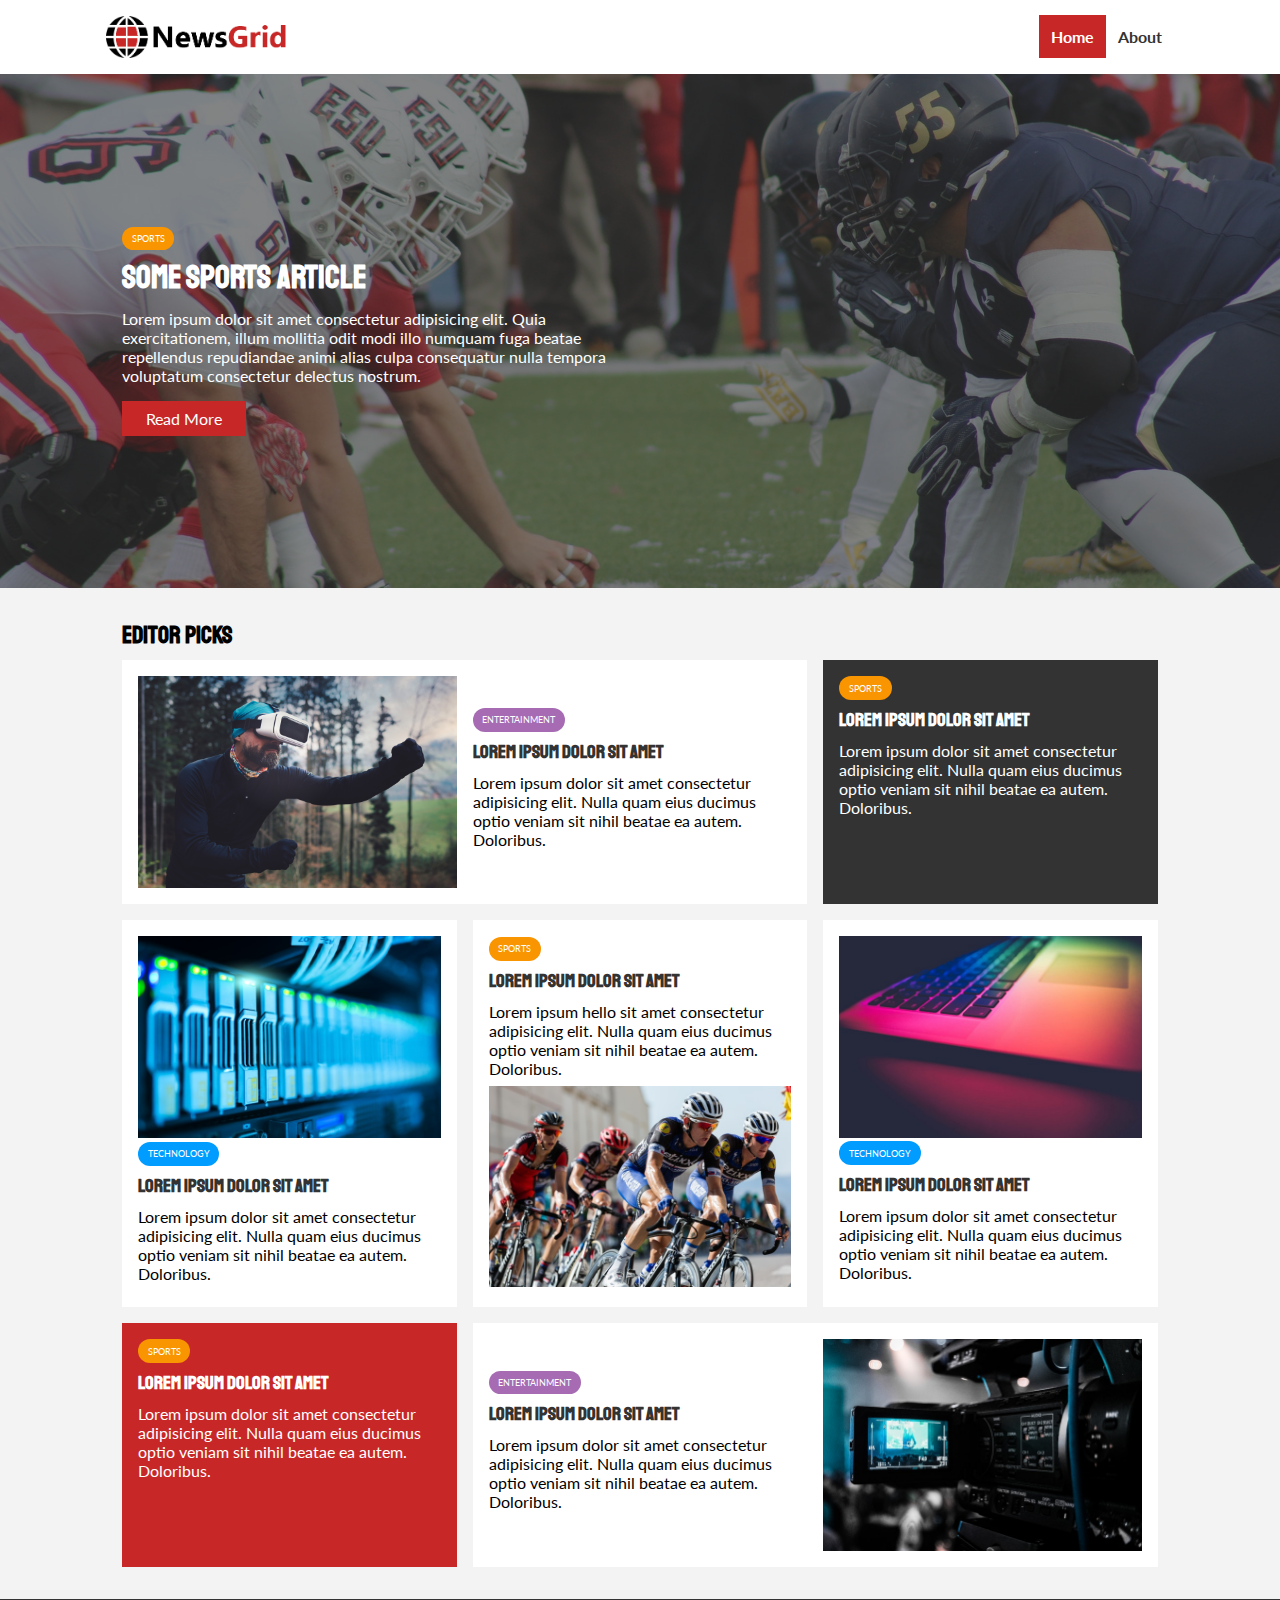
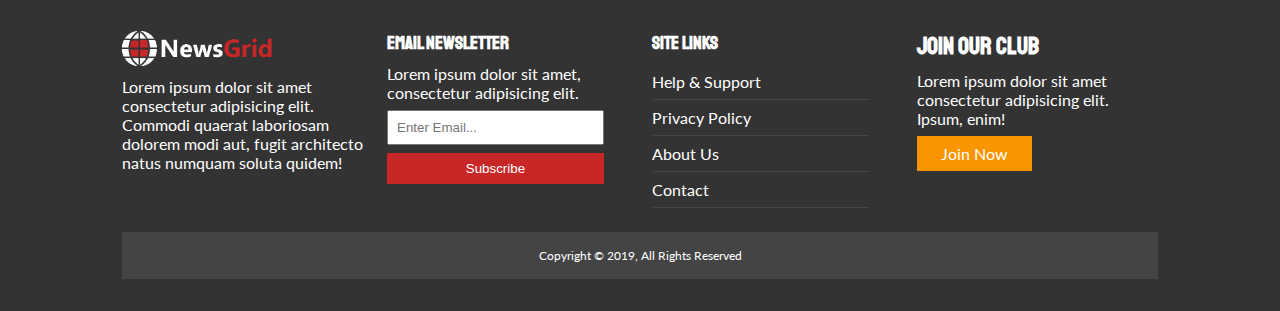
<file: index.html>
<!DOCTYPE html>
<html lang="en">
  <head>
    <meta charset="UTF-8" />
    <meta name="viewport" content="width=device-width, initial-scale=1.0" />
    <meta http-equiv="X-UA-Compatible" content="ie=edge" />
    <link
      rel="stylesheet"
      href="https://use.fontawesome.com/releases/v5.7.2/css/all.css"
      integrity="sha384-fnmOCqbTlWIlj8LyTjo7mOUStjsKC4pOpQbqyi7RrhN7udi9RwhKkMHpvLbHG9Sr"
      crossorigin="anonymous"
    />
    <link
      href="https://fonts.googleapis.com/css?family=Lato|Staatliches&display=swap"
      rel="stylesheet"
    />
    <link rel="stylesheet" href="css/style.css" />
    <link
      rel="stylesheet"
      media="screen and (max-width: 768px)"
      href="css/mobile.css"
    />
    <link rel="shortcut icon" type="image/x-icon" href="favicon.ico" />

    <title>NewsGrid | Latest News</title>
  </head>
  <body>
    <nav id="main-nav">
      <div class="container">
        <img src="img/logo.png" alt="NewsGrid" class="logo" />
        <div class="social">
          <a href="http://facebook.com" target="blank"
            ><i class="fab fa-facebook fa-2x"></i
          ></a>
          <a href="http://twitter.com" target="blank"
            ><i class="fab fa-twitter fa-2x"></i
          ></a>
          <a href="http://instagram.com" target="blank"
            ><i class="fab fa-instagram fa-2x"></i
          ></a>
          <a href="http://youtube.com" target="blank"
            ><i class="fab fa-youtube fa-2x"></i
          ></a>
        </div>
        <ul>
          <li><a class="current" href="index.html">Home</a></li>
          <li><a href="about.html">About</a></li>
        </ul>
      </div>
    </nav>

    <!-- Showcase -->
    <header id="showcase">
      <div class="container">
        <div class="showcase-container">
          <div class="showcase-content">
            <div class="category category-sports">Sports</div>
            <h1>Some Sports Article</h1>
            <p>
              Lorem ipsum dolor sit amet consectetur adipisicing elit. Quia
              exercitationem, illum mollitia odit modi illo numquam fuga beatae
              repellendus repudiandae animi alias culpa consequatur nulla
              tempora voluptatum consectetur delectus nostrum.
            </p>
            <a href="article.html" class="btn btn-primary">Read More</a>
          </div>
        </div>
      </div>
    </header>

    <!-- Home Articles -->
    <section id="home-articles" class="py-2">
      <div class="container">
        <h2>Editor Picks</h2>
        <div class="articles-container">
          <article class="card">
            <img src="img/articles/ent1.jpg" alt="" />
            <div>
              <div class="category category-ent">Entertainment</div>
              <h3>
                <a href="article.html">Lorem ipsum dolor sit amet</a>
              </h3>
              <p>
                Lorem ipsum dolor sit amet consectetur adipisicing elit. Nulla
                quam eius ducimus optio veniam sit nihil beatae ea autem.
                Doloribus.
              </p>
            </div>
          </article>
          <article class="card bg-dark">
            <div class="category category-sports">Sports</div>
            <h3>
              <a href="article.html">Lorem ipsum dolor sit amet</a>
            </h3>
            <p>
              Lorem ipsum dolor sit amet consectetur adipisicing elit. Nulla
              quam eius ducimus optio veniam sit nihil beatae ea autem.
              Doloribus.
            </p>
          </article>
          <article class="card">
            <img src="img/articles/tech1.jpg" alt="" />
            <div class="category category-tech">Technology</div>
            <h3>
              <a href="article.html">Lorem ipsum dolor sit amet</a>
            </h3>
            <p>
              Lorem ipsum dolor sit amet consectetur adipisicing elit. Nulla
              quam eius ducimus optio veniam sit nihil beatae ea autem.
              Doloribus.
            </p>
          </article>
          <article class="card">
            <div class="category category-sports">Sports</div>
            <h3>
              <a href="article.html">Lorem ipsum dolor sit amet</a>
            </h3>
            <p>
              Lorem ipsum hello sit amet consectetur adipisicing elit. Nulla
              quam eius ducimus optio veniam sit nihil beatae ea autem.
              Doloribus.
            </p>
            <img src="img/articles/sports1.jpg" alt="" />
          </article>
          <article class="card">
            <img src="img/articles/tech2.jpg" alt="" />
            <div class="category category-tech">Technology</div>
            <h3>
              <a href="article.html">Lorem ipsum dolor sit amet</a>
            </h3>
            <p>
              Lorem ipsum dolor sit amet consectetur adipisicing elit. Nulla
              quam eius ducimus optio veniam sit nihil beatae ea autem.
              Doloribus.
            </p>
          </article>
          <article class="card bg-primary">
            <div class="category category-sports">Sports</div>
            <h3>
              <a href="article.html">Lorem ipsum dolor sit amet</a>
            </h3>
            <p>
              Lorem ipsum dolor sit amet consectetur adipisicing elit. Nulla
              quam eius ducimus optio veniam sit nihil beatae ea autem.
              Doloribus.
            </p>
          </article>
          <article class="card">
            <div>
              <div class="category category-ent">Entertainment</div>
              <h3>
                <a href="article.html">Lorem ipsum dolor sit amet</a>
              </h3>
              <p>
                Lorem ipsum dolor sit amet consectetur adipisicing elit. Nulla
                quam eius ducimus optio veniam sit nihil beatae ea autem.
                Doloribus.
              </p>
            </div>
            <img src="img/articles/ent2.jpg" alt="" />
          </article>
        </div>
      </div>
    </section>

    <!-- Footer -->
    <footer id="main-footer" class="py-2">
      <div class="container footer-container">
        <div>
          <img src="img/logo_light.png" alt="NewsGrid" />
          <p>
            Lorem ipsum dolor sit amet consectetur adipisicing elit. Commodi
            quaerat laboriosam dolorem modi aut, fugit architecto natus numquam
            soluta quidem!
          </p>
        </div>
        <div>
          <h3>Email Newsletter</h3>
          <p>Lorem ipsum dolor sit amet, consectetur adipisicing elit.</p>
          <form name="contact" method="POST" data-netlify="true">
            <input type="email" name="email" placeholder="Enter Email..." />
            <input type="submit" value="Subscribe" class="btn btn-primary" />
          </form>
        </div>
        <div>
          <h3>Site Links</h3>
          <ul class="list">
            <li><a href="#">Help & Support</a></li>
            <li><a href="#">Privacy Policy</a></li>
            <li><a href="#">About Us</a></li>
            <li><a href="#">Contact</a></li>
          </ul>
        </div>
        <div>
          <h2>Join Our Club</h2>
          <p>
            Lorem ipsum dolor sit amet consectetur adipisicing elit. Ipsum,
            enim!
          </p>
          <a href="#" class="btn btn-secondary">Join Now</a>
        </div>
        <div>
          <p>
            Copyright &copy; 2019, All Rights Reserved
          </p>
        </div>
      </div>
    </footer>
  </body>
</html>
</file>
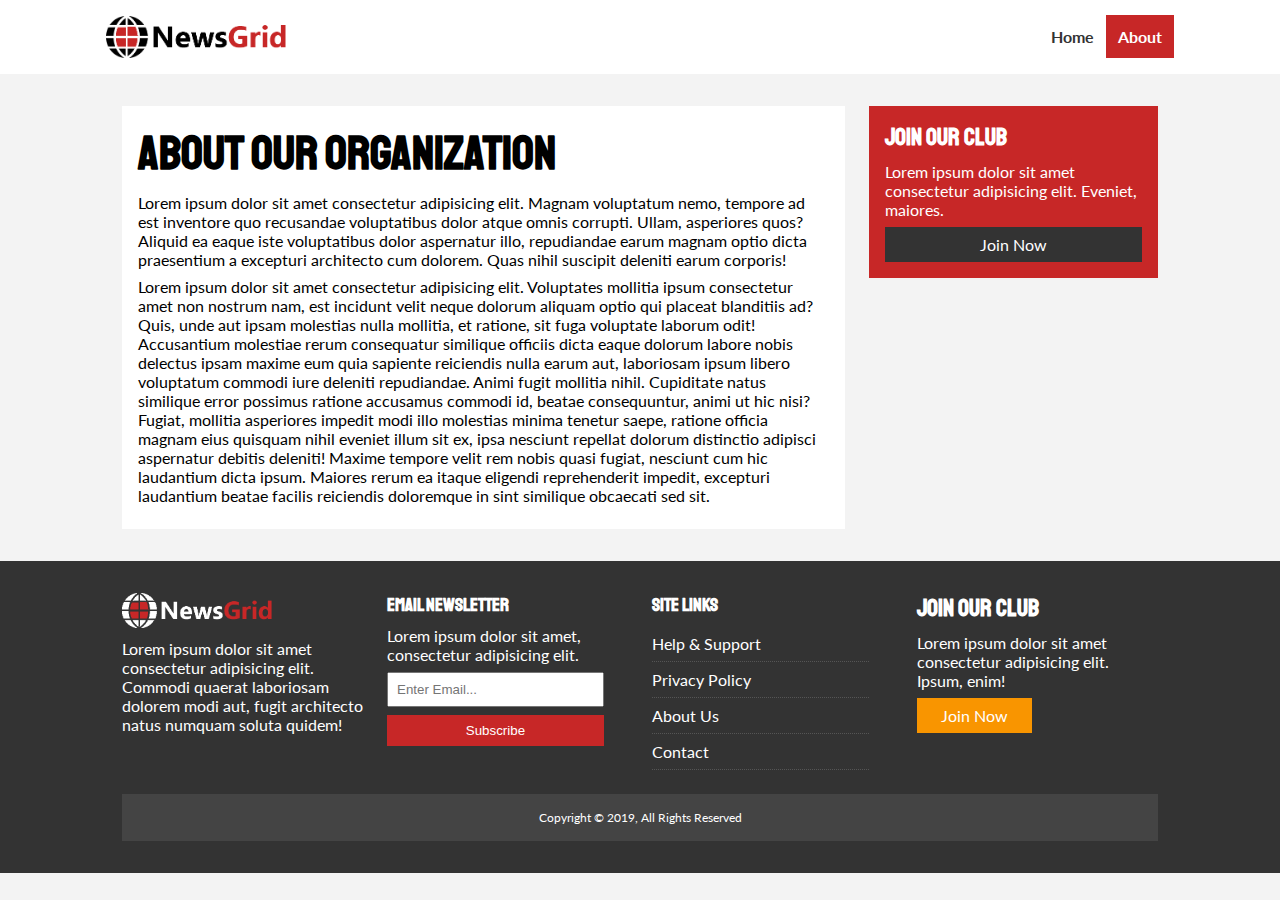
<file: about.html>
<!DOCTYPE html>
<html lang="en">
  <head>
    <meta charset="UTF-8" />
    <meta name="viewport" content="width=device-width, initial-scale=1.0" />
    <meta http-equiv="X-UA-Compatible" content="ie=edge" />
    <link
      rel="stylesheet"
      href="https://use.fontawesome.com/releases/v5.7.2/css/all.css"
      integrity="sha384-fnmOCqbTlWIlj8LyTjo7mOUStjsKC4pOpQbqyi7RrhN7udi9RwhKkMHpvLbHG9Sr"
      crossorigin="anonymous"
    />
    <link
      href="https://fonts.googleapis.com/css?family=Lato|Staatliches&display=swap"
      rel="stylesheet"
    />
    <link rel="stylesheet" href="css/style.css" />
    <link
      rel="stylesheet"
      media="screen and (max-width: 768px)"
      href="css/mobile.css"
    />
    <link rel="shortcut icon" type="image/x-icon" href="favicon.ico" />

    <title>NewsGrid | About</title>
  </head>
  <body>
    <nav id="main-nav">
      <div class="container">
        <img src="img/logo.png" alt="NewsGrid" class="logo" />
        <div class="social">
          <a href="http://facebook.com" target="blank"
            ><i class="fab fa-facebook fa-2x"></i
          ></a>
          <a href="http://twitter.com" target="blank"
            ><i class="fab fa-twitter fa-2x"></i
          ></a>
          <a href="http://instagram.com" target="blank"
            ><i class="fab fa-instagram fa-2x"></i
          ></a>
          <a href="http://youtube.com" target="blank"
            ><i class="fab fa-youtube fa-2x"></i
          ></a>
        </div>
        <ul>
          <li><a href="index.html">Home</a></li>
          <li><a class="current" href="about.html">About</a></li>
        </ul>
      </div>
    </nav>

    <section id="about">
      <div class="container">
        <div class="page-container">
          <article class="card">
            <h1 class="l-heading">About Our Organization</h1>
            <p>
              Lorem ipsum dolor sit amet consectetur adipisicing elit. Magnam
              voluptatum nemo, tempore ad est inventore quo recusandae
              voluptatibus dolor atque omnis corrupti. Ullam, asperiores quos?
              Aliquid ea eaque iste voluptatibus dolor aspernatur illo,
              repudiandae earum magnam optio dicta praesentium a excepturi
              architecto cum dolorem. Quas nihil suscipit deleniti earum
              corporis!
            </p>
            <p>
              Lorem ipsum dolor sit amet consectetur adipisicing elit.
              Voluptates mollitia ipsum consectetur amet non nostrum nam, est
              incidunt velit neque dolorum aliquam optio qui placeat blanditiis
              ad? Quis, unde aut ipsam molestias nulla mollitia, et ratione, sit
              fuga voluptate laborum odit! Accusantium molestiae rerum
              consequatur similique officiis dicta eaque dolorum labore nobis
              delectus ipsam maxime eum quia sapiente reiciendis nulla earum
              aut, laboriosam ipsum libero voluptatum commodi iure deleniti
              repudiandae. Animi fugit mollitia nihil. Cupiditate natus
              similique error possimus ratione accusamus commodi id, beatae
              consequuntur, animi ut hic nisi? Fugiat, mollitia asperiores
              impedit modi illo molestias minima tenetur saepe, ratione officia
              magnam eius quisquam nihil eveniet illum sit ex, ipsa nesciunt
              repellat dolorum distinctio adipisci aspernatur debitis deleniti!
              Maxime tempore velit rem nobis quasi fugiat, nesciunt cum hic
              laudantium dicta ipsum. Maiores rerum ea itaque eligendi
              reprehenderit impedit, excepturi laudantium beatae facilis
              reiciendis doloremque in sint similique obcaecati sed sit.
            </p>
          </article>
          <aside class="card bg-primary">
            <h2>Join Our Club</h2>
            <p>
              Lorem ipsum dolor sit amet consectetur adipisicing elit. Eveniet,
              maiores.
            </p>
            <a href="#" class="btn btn-dark btn-block">Join Now</a>
          </aside>
        </div>
      </div>
    </section>

    <!-- Footer -->
    <footer id="main-footer" class="py-2">
      <div class="container footer-container">
        <div>
          <img src="img/logo_light.png" alt="NewsGrid" />
          <p>
            Lorem ipsum dolor sit amet consectetur adipisicing elit. Commodi
            quaerat laboriosam dolorem modi aut, fugit architecto natus numquam
            soluta quidem!
          </p>
        </div>
        <div>
          <h3>Email Newsletter</h3>
          <p>Lorem ipsum dolor sit amet, consectetur adipisicing elit.</p>
          <form name="contact" method="POST" data-netlify="true">
            <input type="email" name="email" placeholder="Enter Email..." />
            <input type="submit" value="Subscribe" class="btn btn-primary" />
          </form>
        </div>
        <div>
          <h3>Site Links</h3>
          <ul class="list">
            <li><a href="#">Help & Support</a></li>
            <li><a href="#">Privacy Policy</a></li>
            <li><a href="#">About Us</a></li>
            <li><a href="#">Contact</a></li>
          </ul>
        </div>
        <div>
          <h2>Join Our Club</h2>
          <p>
            Lorem ipsum dolor sit amet consectetur adipisicing elit. Ipsum,
            enim!
          </p>
          <a href="#" class="btn btn-secondary">Join Now</a>
        </div>
        <div>
          <p>
            Copyright &copy; 2019, All Rights Reserved
          </p>
        </div>
      </div>
    </footer>
  </body>
</html>
</file>
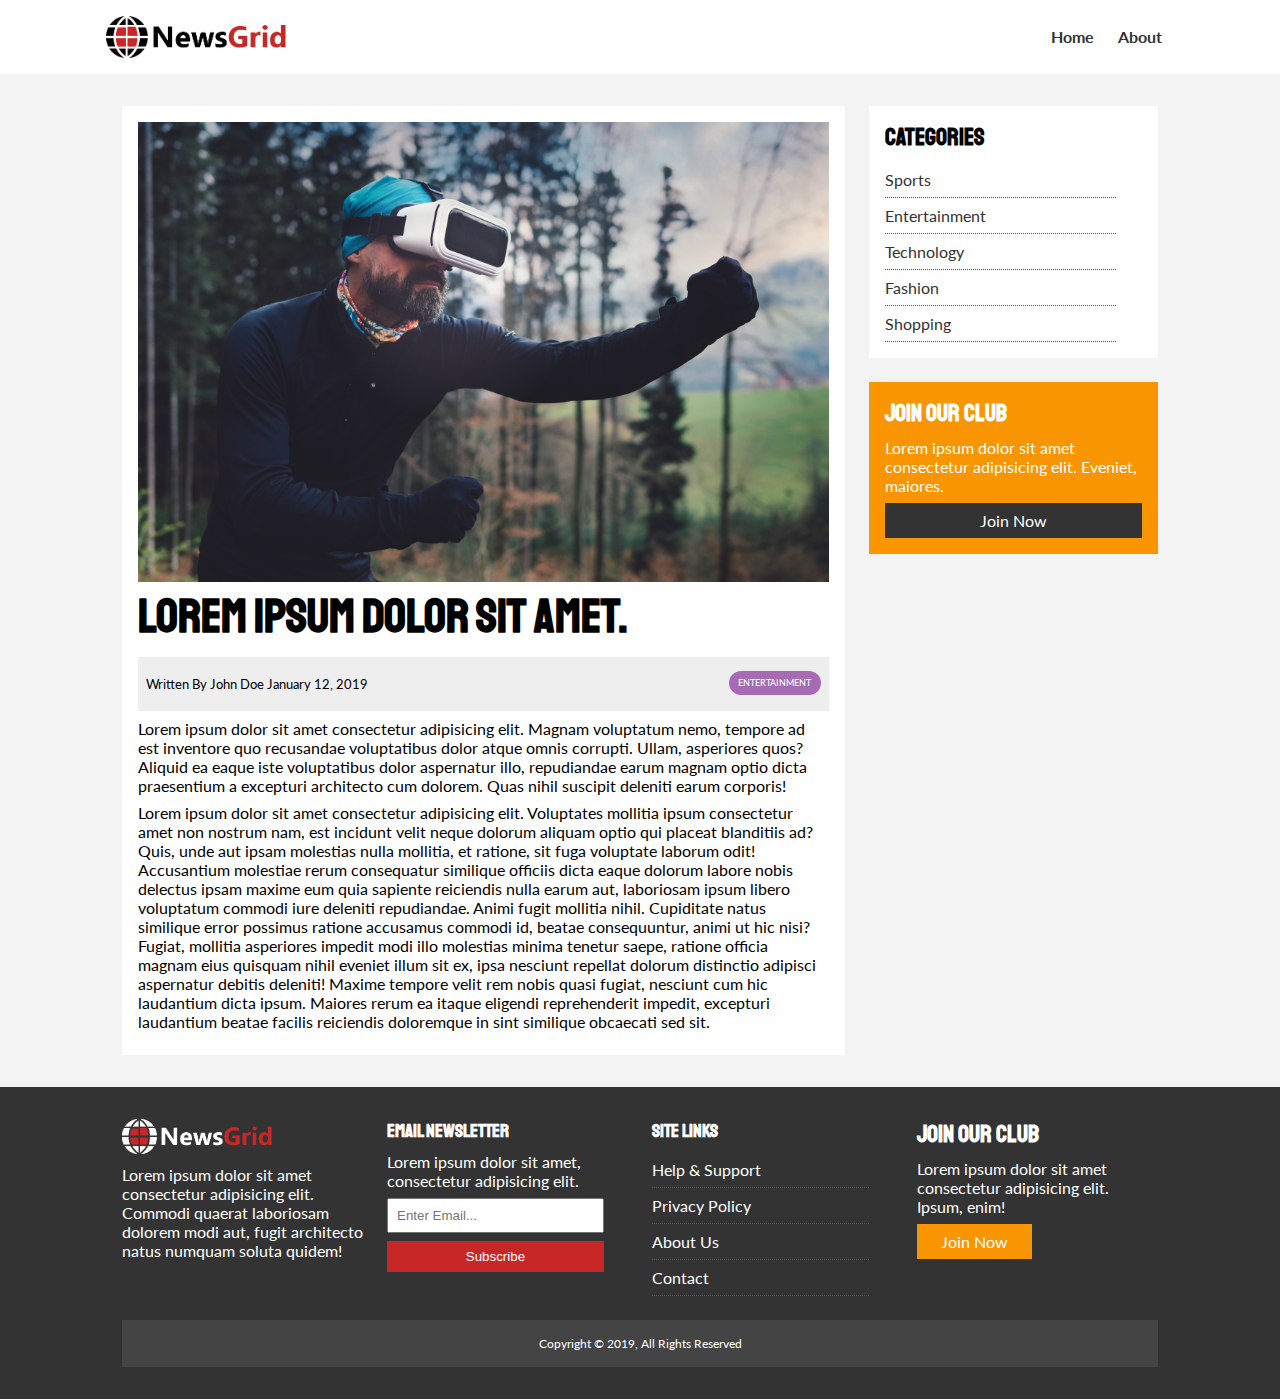
<file: article.html>
<!DOCTYPE html>
<html lang="en">
  <head>
    <meta charset="UTF-8" />
    <meta name="viewport" content="width=device-width, initial-scale=1.0" />
    <meta http-equiv="X-UA-Compatible" content="ie=edge" />
    <link
      rel="stylesheet"
      href="https://use.fontawesome.com/releases/v5.7.2/css/all.css"
      integrity="sha384-fnmOCqbTlWIlj8LyTjo7mOUStjsKC4pOpQbqyi7RrhN7udi9RwhKkMHpvLbHG9Sr"
      crossorigin="anonymous"
    />
    <link
      href="https://fonts.googleapis.com/css?family=Lato|Staatliches&display=swap"
      rel="stylesheet"
    />
    <link rel="stylesheet" href="css/style.css" />
    <link
      rel="stylesheet"
      media="screen and (max-width: 768px)"
      href="css/mobile.css"
    />
    <link rel="shortcut icon" type="image/x-icon" href="favicon.ico" />

    <title>NewsGrid | Articles</title>
  </head>
  <body>
    <nav id="main-nav">
      <div class="container">
        <img src="img/logo.png" alt="NewsGrid" class="logo" />
        <div class="social">
          <a href="http://facebook.com" target="blank"
            ><i class="fab fa-facebook fa-2x"></i
          ></a>
          <a href="http://twitter.com" target="blank"
            ><i class="fab fa-twitter fa-2x"></i
          ></a>
          <a href="http://instagram.com" target="blank"
            ><i class="fab fa-instagram fa-2x"></i
          ></a>
          <a href="http://youtube.com" target="blank"
            ><i class="fab fa-youtube fa-2x"></i
          ></a>
        </div>
        <ul>
          <li><a href="index.html">Home</a></li>
          <li><a href="about.html">About</a></li>
        </ul>
      </div>
    </nav>

    <section id="article">
      <div class="container">
        <div class="page-container">
          <article class="card">
            <img src="img/articles/ent1.jpg" alt="" />
            <h1 class="l-heading">Lorem ipsum dolor sit amet.</h1>
            <div class="meta">
              <small>
                <i class="fas fa-user"></i> Written By John Doe January 12, 2019
              </small>
              <div class="category category-ent">Entertainment</div>
            </div>
            <p>
              Lorem ipsum dolor sit amet consectetur adipisicing elit. Magnam
              voluptatum nemo, tempore ad est inventore quo recusandae
              voluptatibus dolor atque omnis corrupti. Ullam, asperiores quos?
              Aliquid ea eaque iste voluptatibus dolor aspernatur illo,
              repudiandae earum magnam optio dicta praesentium a excepturi
              architecto cum dolorem. Quas nihil suscipit deleniti earum
              corporis!
            </p>
            <p>
              Lorem ipsum dolor sit amet consectetur adipisicing elit.
              Voluptates mollitia ipsum consectetur amet non nostrum nam, est
              incidunt velit neque dolorum aliquam optio qui placeat blanditiis
              ad? Quis, unde aut ipsam molestias nulla mollitia, et ratione, sit
              fuga voluptate laborum odit! Accusantium molestiae rerum
              consequatur similique officiis dicta eaque dolorum labore nobis
              delectus ipsam maxime eum quia sapiente reiciendis nulla earum
              aut, laboriosam ipsum libero voluptatum commodi iure deleniti
              repudiandae. Animi fugit mollitia nihil. Cupiditate natus
              similique error possimus ratione accusamus commodi id, beatae
              consequuntur, animi ut hic nisi? Fugiat, mollitia asperiores
              impedit modi illo molestias minima tenetur saepe, ratione officia
              magnam eius quisquam nihil eveniet illum sit ex, ipsa nesciunt
              repellat dolorum distinctio adipisci aspernatur debitis deleniti!
              Maxime tempore velit rem nobis quasi fugiat, nesciunt cum hic
              laudantium dicta ipsum. Maiores rerum ea itaque eligendi
              reprehenderit impedit, excepturi laudantium beatae facilis
              reiciendis doloremque in sint similique obcaecati sed sit.
            </p>
          </article>

          <aside id="categories" class="card">
            <h2>Categories</h2>
            <ul class="list">
              <li>
                <a href="#"><i class="fas fa-chevron-right"></i> Sports</a>
              </li>
              <li>
                <a href="#"
                  ><i class="fas fa-chevron-right"></i> Entertainment</a
                >
              </li>
              <li>
                <a href="#"><i class="fas fa-chevron-right"></i> Technology</a>
              </li>
              <li>
                <a href="#"><i class="fas fa-chevron-right"></i> Fashion</a>
              </li>
              <li>
                <a href="#"><i class="fas fa-chevron-right"></i> Shopping</a>
              </li>
            </ul>
          </aside>

          <aside class="card bg-secondary">
            <h2>Join Our Club</h2>
            <p>
              Lorem ipsum dolor sit amet consectetur adipisicing elit. Eveniet,
              maiores.
            </p>
            <a href="#" class="btn btn-dark btn-block">Join Now</a>
          </aside>
        </div>
      </div>
    </section>

    <!-- Footer -->
    <footer id="main-footer" class="py-2">
      <div class="container footer-container">
        <div>
          <img src="img/logo_light.png" alt="NewsGrid" />
          <p>
            Lorem ipsum dolor sit amet consectetur adipisicing elit. Commodi
            quaerat laboriosam dolorem modi aut, fugit architecto natus numquam
            soluta quidem!
          </p>
        </div>
        <div>
          <h3>Email Newsletter</h3>
          <p>Lorem ipsum dolor sit amet, consectetur adipisicing elit.</p>
          <form name="contact" method="POST" data-netlify="true">
            <input type="email" name="email" placeholder="Enter Email..." />
            <input type="submit" value="Subscribe" class="btn btn-primary" />
          </form>
        </div>
        <div>
          <h3>Site Links</h3>
          <ul class="list">
            <li><a href="#">Help & Support</a></li>
            <li><a href="#">Privacy Policy</a></li>
            <li><a href="#">About Us</a></li>
            <li><a href="#">Contact</a></li>
          </ul>
        </div>
        <div>
          <h2>Join Our Club</h2>
          <p>
            Lorem ipsum dolor sit amet consectetur adipisicing elit. Ipsum,
            enim!
          </p>
          <a href="#" class="btn btn-secondary">Join Now</a>
        </div>
        <div>
          <p>
            Copyright &copy; 2019, All Rights Reserved
          </p>
        </div>
      </div>
    </footer>
  </body>
</html>
</file>
<file: css/style.css>
:root {
  --primary-color: #c72727;
  --secondary-color: #f99500;
  --light-color: #f3f3f3;
  --dark-color: #333;
  --max-width: 1100px;
}

.category {
  --sports-color: #f99500;
  --ent-color: #a66bb3;
  --tech-color: #009cff;
}

* {
  margin: 0;
  padding: 0;
  box-sizing: border-box;
}

body {
  font-family: "Lato", sans-serif;
  line-height: l.5;
  background: var(--light-color);
}

a {
  color: #333;
  text-decoration: none;
}

ul {
  list-style: none;
}

p {
  margin: 0.5rem 0;
}

img {
  width: 100%;
}

h1,
h2,
h3,
h4,
h5,
h6 {
  font-family: "Staatliches", cursive;
  margin-bottom: 0.55rem;
  line-height: 1.3;
}

/* Utilities */
.container {
  max-width: var(--max-width);
  margin: auto;
  padding: 0 2rem;
  overflow: hidden;
}

.category {
  display: inline-block;
  color: #fff;
  font-size: 0.55rem;
  text-transform: uppercase;
  padding: 0.4rem 0.6rem;
  border-radius: 15px;
  margin-bottom: 0.5rem;
}

.category-sports {
  background: var(--sports-color);
}
.category-ent {
  background: var(--ent-color);
}
.category-tech {
  background: var(--tech-color);
}

.btn {
  display: inline-block;
  border: none;
  background: var(--dark-color);
  color: #fff;
  padding: 0.5rem 1.5rem;
}

.btn-light {
  background: var(--light-color);
}
.btn-primary {
  background: var(--primary-color);
}
.btn-secondary {
  background: var(--secondary-color);
}

.btn-block {
  display: block;
  width: 100%;
  text-align: center;
}

.btn:hover {
  opacity: 0.9;
}

.card {
  background: #fff;
  padding: 1rem;
}

.bg-dark {
  background: var(--dark-color);
  color: #fff;
}
.bg-primary {
  background: var(--primary-color);
  color: #fff;
}
.bg-secondary {
  background: var(--secondary-color);
  color: #fff;
}

.bg-dark h1,
.bg-dark h2,
.bg-dark h3,
.bg-dark a,
.bg-primary h1,
.bg-primary h2,
.bg-primary h3,
.bg-primary a,
.bg-secondary h1,
.bg-secondary h2,
.bg-secondary h3,
.bg-secondary a {
  color: #fff;
}

.py-1 {
  padding: 1.5rem 0;
}
.py-2 {
  padding: 2rem 0;
}
.py-3 {
  padding: 3rem 0;
}
.p-1 {
  padding: 1.5rem 0;
}
.p-2 {
  padding: 2rem 0;
}
.p-3 {
  padding: 3rem 0;
}

.l-heading {
  font-size: 3rem;
}

.list li {
  padding: 0.5rem 0;
  border-bottom: #555 dotted 1px;
  width: 90%;
}

.list li a:hover {
  color: var(--primary-color) !important;
}
/* Inner page grid container */
.page-container {
  display: grid;
  grid-template-columns: 5fr 2fr;
  margin: 2rem 0;
  grid-gap: 1.5rem;
}

.page-container > *:first-child {
  grid-row: 1 / span 3;
}

/* Navigation */
#main-nav {
  background: #fff;
  position: sticky;
  top: 0;
  z-index: 2;
}

#main-nav .container {
  display: grid;
  grid-template-columns: 6fr 3fr 2fr;
  padding: 1rem;
  align-items: center;
}

#main-nav .logo {
  width: 180px;
}

#main-nav ul {
  justify-self: end;
  display: flex;
}

#main-nav ul li a {
  padding: 0.75rem;
  font-weight: bold;
}

#main-nav ul li a.current {
  background: var(--primary-color);
  color: #fff;
}

#main-nav ul li a:hover {
  background: var(--light-color);
  color: var(--dark-color);
}

#main-nav .social {
  justify-self: center;
}

#main-nav .social i {
  color: #777;
  margin-right: 0.5rem;
}

/* Showcase */
#showcase {
  color: #fff;
  background: #333;
  padding: 2rem;
  position: relative;
}

#showcase:before {
  content: "";
  background: url(../img/featured.jpg) no-repeat center center/cover;
  position: absolute;
  top: 0;
  left: 0;
  width: 100%;
  height: 100%;
  opacity: 0.4;
}

#showcase .showcase-container {
  display: grid;
  grid-template-columns: repeat(2, 1fr);
  justify-content: center;
  align-items: center;
  height: 50vh;
}

#showcase .showcase-content {
  z-index: 1;
}

#showcase .showcase-content p {
  margin-bottom: 1rem;
}

/* Home Articles */
#home-articles .articles-container {
  display: grid;
  grid-template-columns: repeat(3, 1fr);
  grid-gap: 1rem;
}

#home-articles .articles-container > *:first-child,
#home-articles .articles-container > *:last-child {
  display: grid;
  grid-template-columns: repeat(2, 1fr);
  grid-gap: 1rem;
  align-items: center;
  grid-column: 1 / span 2;
}

#home-articles .articles-container > *:last-child {
  grid-column: 2 / span 2;
}

#article .meta {
  display: flex;
  justify-content: space-between;
  align-items: center;
  background: #eee;
  padding: 0.5rem;
}

#article .meta .category {
  margin-top: 0.4rem;
}

/* Footer */
#main-footer {
  background: var(--dark-color);
  color: #fff;
}

#main-footer img {
  width: 150px;
}

#main-footer a {
  color: #fff;
}

#main-footer .footer-container {
  display: grid;
  grid-template-columns: repeat(4, 1fr);
  grid-gap: 1.5rem;
}

#main-footer .footer-container > *:last-child {
  background: #444;
  grid-column: 1 / span 4;
  padding: 0.5rem;
  text-align: center;
  font-size: 0.75rem;
}

#main-footer .footer-container input[type="email"] {
  width: 90%;
  padding: 0.5rem;
  margin-bottom: 0.5rem;
}

#main-footer .footer-container input[type="submit"] {
  width: 90%;
}
</file>
<file: css/mobile.css>
/* Navigation */
#main-nav .social {
  display: none;
}

#main-nav .container {
  grid-template-columns: 1fr;
  grid-gap: 1.2rem;
}

#main-nav ul,
#main-nav .logo {
  justify-self: center;
}

#main-nav ul li a {
  padding: 0.5rem;
}

#home-articles .articles-container {
  grid-template-columns: repeat(2, 1fr);
}

#home-articles .articles-container > *:first-child,
#home-articles .articles-container > *:last-child {
  grid-template-columns: 1fr;
  grid-column: 1;
}

@media (max-width: 600px) {
  /* Stack Grid Items */
  #showcase .showcase-container,
  #home-articles .articles-container,
  #main-footer .footer-container {
    grid-template-columns: 1fr;
  }

  #main-footer .footer-container > *:last-child {
    grid-column: 1;
  }

  #main-footer .footer-container > *:first-child,
  #main-footer .footer-container > *:nth-child(2) {
    border-bottom: #444 dotted 1px;
    padding-bottom: 1rem;
  }
  .page-container {
    grid-template-columns: 1fr;
    text-align: center;
  }
  .page-container > *:first-child {
    grid-row: 1;
  }
  .l-heading {
    font-size: 2rem;
  }
}
</file>
